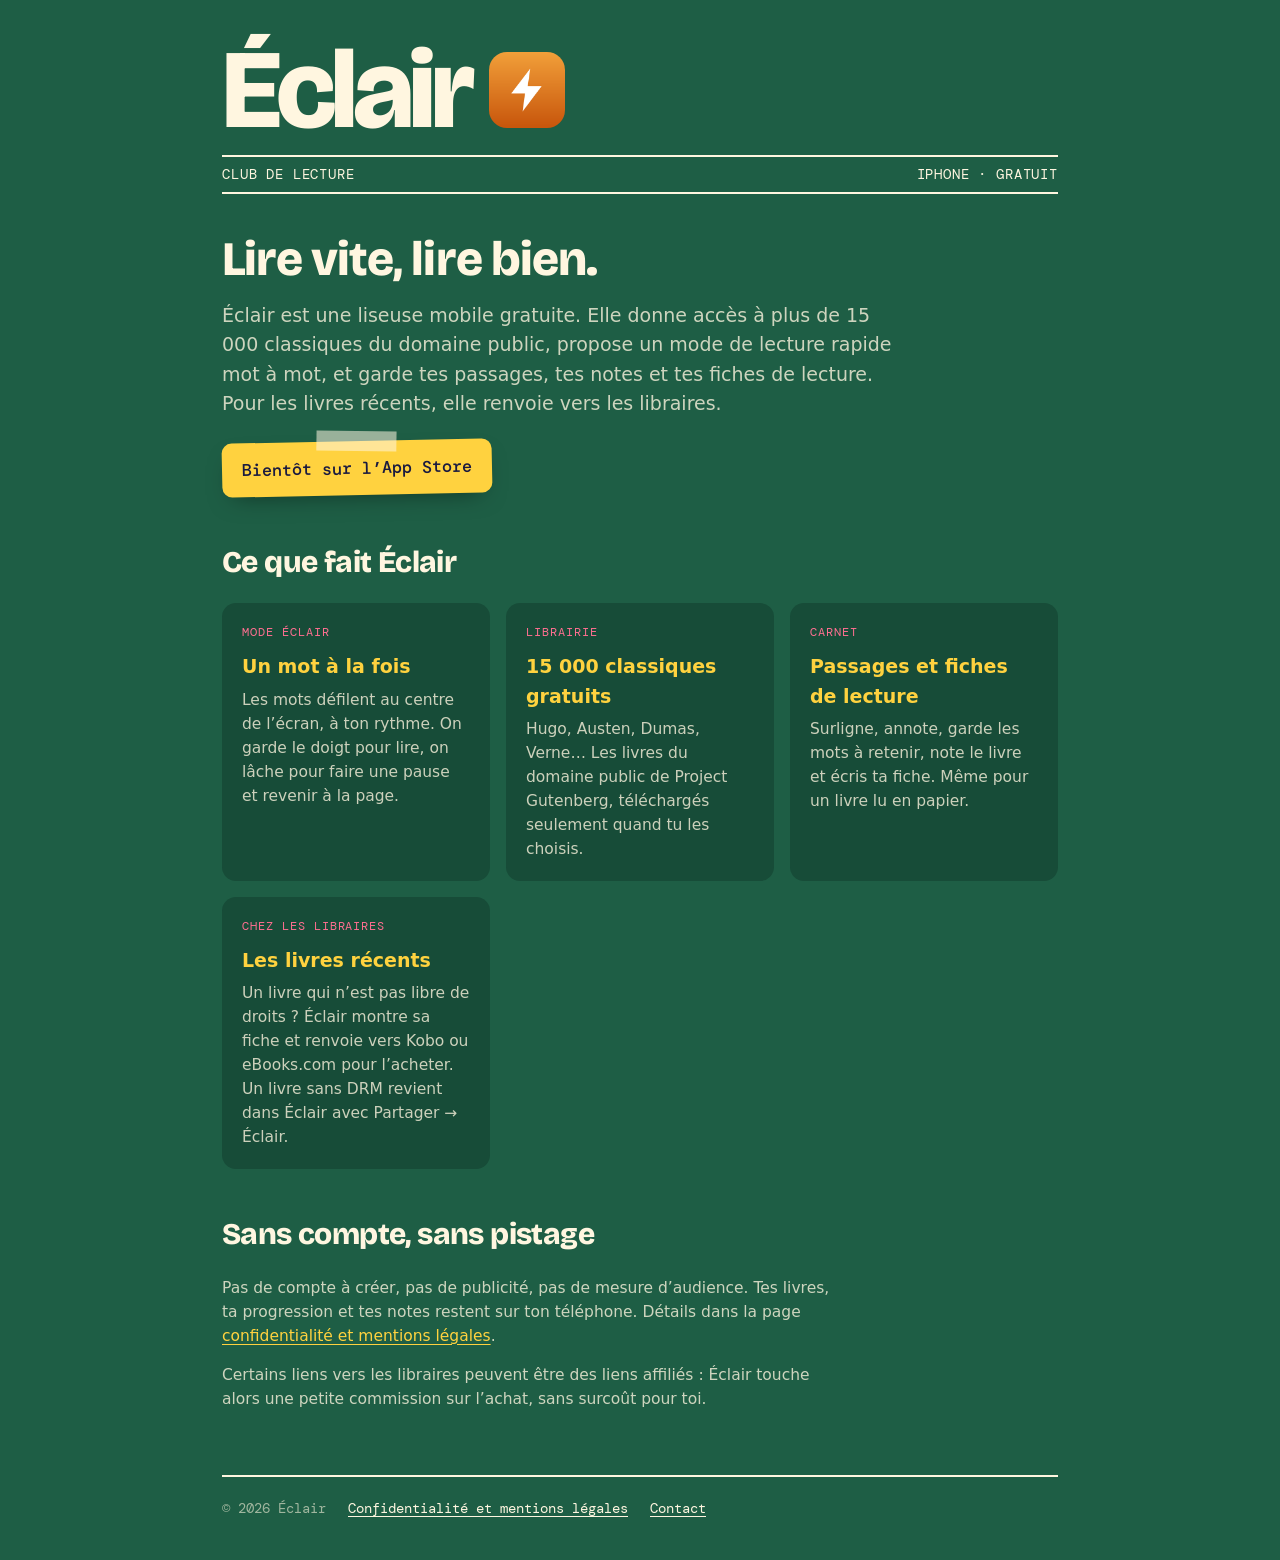
<file: index.html>
<!doctype html>
<html lang="fr">
<head>
  <meta charset="utf-8">
  <meta name="viewport" content="width=device-width, initial-scale=1">
  <title>Éclair — liseuse gratuite pour iPhone</title>
  <meta name="description" content="Éclair est une liseuse gratuite pour iPhone : 15 000 classiques du domaine public, lecture rapide mot à mot, fiches de lecture, et les livres récents chez les libraires.">
  <link rel="icon" href="icon.png">
  <link rel="apple-touch-icon" href="icon.png">
  <link rel="preconnect" href="https://fonts.googleapis.com">
  <link rel="preconnect" href="https://fonts.gstatic.com" crossorigin>
  <link href="https://fonts.googleapis.com/css2?family=Bricolage+Grotesque:opsz,wght@12..96,800&family=DM+Mono:wght@400;500&display=swap" rel="stylesheet">
  <link rel="stylesheet" href="style.css">
</head>
<body>
  <div class="wrap">
    <header class="mast">
      <div class="row">
        <h1>Éclair</h1>
        <img src="icon.png" alt="">
      </div>
      <div class="strip"><span>CLUB DE LECTURE</span><span>IPHONE · GRATUIT</span></div>
    </header>

    <div class="hero">
      <h2>Lire vite, lire bien.</h2>
      <p>Éclair est une liseuse mobile gratuite. Elle donne accès à plus de 15 000 classiques du domaine public, propose un mode de lecture rapide mot à mot, et garde tes passages, tes notes et tes fiches de lecture. Pour les livres récents, elle renvoie vers les libraires.</p>
      <span class="badge">Bientôt sur l’App Store</span>
    </div>

    <section>
      <h3>Ce que fait Éclair</h3>
      <div class="grid">
        <div class="card">
          <div class="k">MODE ÉCLAIR</div>
          <h4>Un mot à la fois</h4>
          <p>Les mots défilent au centre de l’écran, à ton rythme. On garde le doigt pour lire, on lâche pour faire une pause et revenir à la page.</p>
        </div>
        <div class="card">
          <div class="k">LIBRAIRIE</div>
          <h4>15 000 classiques gratuits</h4>
          <p>Hugo, Austen, Dumas, Verne… Les livres du domaine public de Project Gutenberg, téléchargés seulement quand tu les choisis.</p>
        </div>
        <div class="card">
          <div class="k">CARNET</div>
          <h4>Passages et fiches de lecture</h4>
          <p>Surligne, annote, garde les mots à retenir, note le livre et écris ta fiche. Même pour un livre lu en papier.</p>
        </div>
        <div class="card">
          <div class="k">CHEZ LES LIBRAIRES</div>
          <h4>Les livres récents</h4>
          <p>Un livre qui n’est pas libre de droits ? Éclair montre sa fiche et renvoie vers Kobo ou eBooks.com pour l’acheter. Un livre sans DRM revient dans Éclair avec Partager → Éclair.</p>
        </div>
      </div>
    </section>

    <section>
      <h3>Sans compte, sans pistage</h3>
      <p class="note">Pas de compte à créer, pas de publicité, pas de mesure d’audience. Tes livres, ta progression et tes notes restent sur ton téléphone. Détails dans la page <a href="confidentialite.html">confidentialité et mentions légales</a>.</p>
      <p class="note">Certains liens vers les libraires peuvent être des liens affiliés : Éclair touche alors une petite commission sur l’achat, sans surcoût pour toi.</p>
    </section>

    <footer>
      <span>© 2026 Éclair</span>
      <a href="confidentialite.html">Confidentialité et mentions légales</a>
      <a class="mail" href="https://github.com/Thibault-GILLARD">Contact</a>
    </footer>
  </div>
<script>document.querySelectorAll("a.mail").forEach(function(a){var m=["thibault.gillard.doerfler","gmail.com"].join("@");a.href="mailto:"+m;if(a.dataset.show)a.textContent=m;});</script>
</body>
</html>
</file>
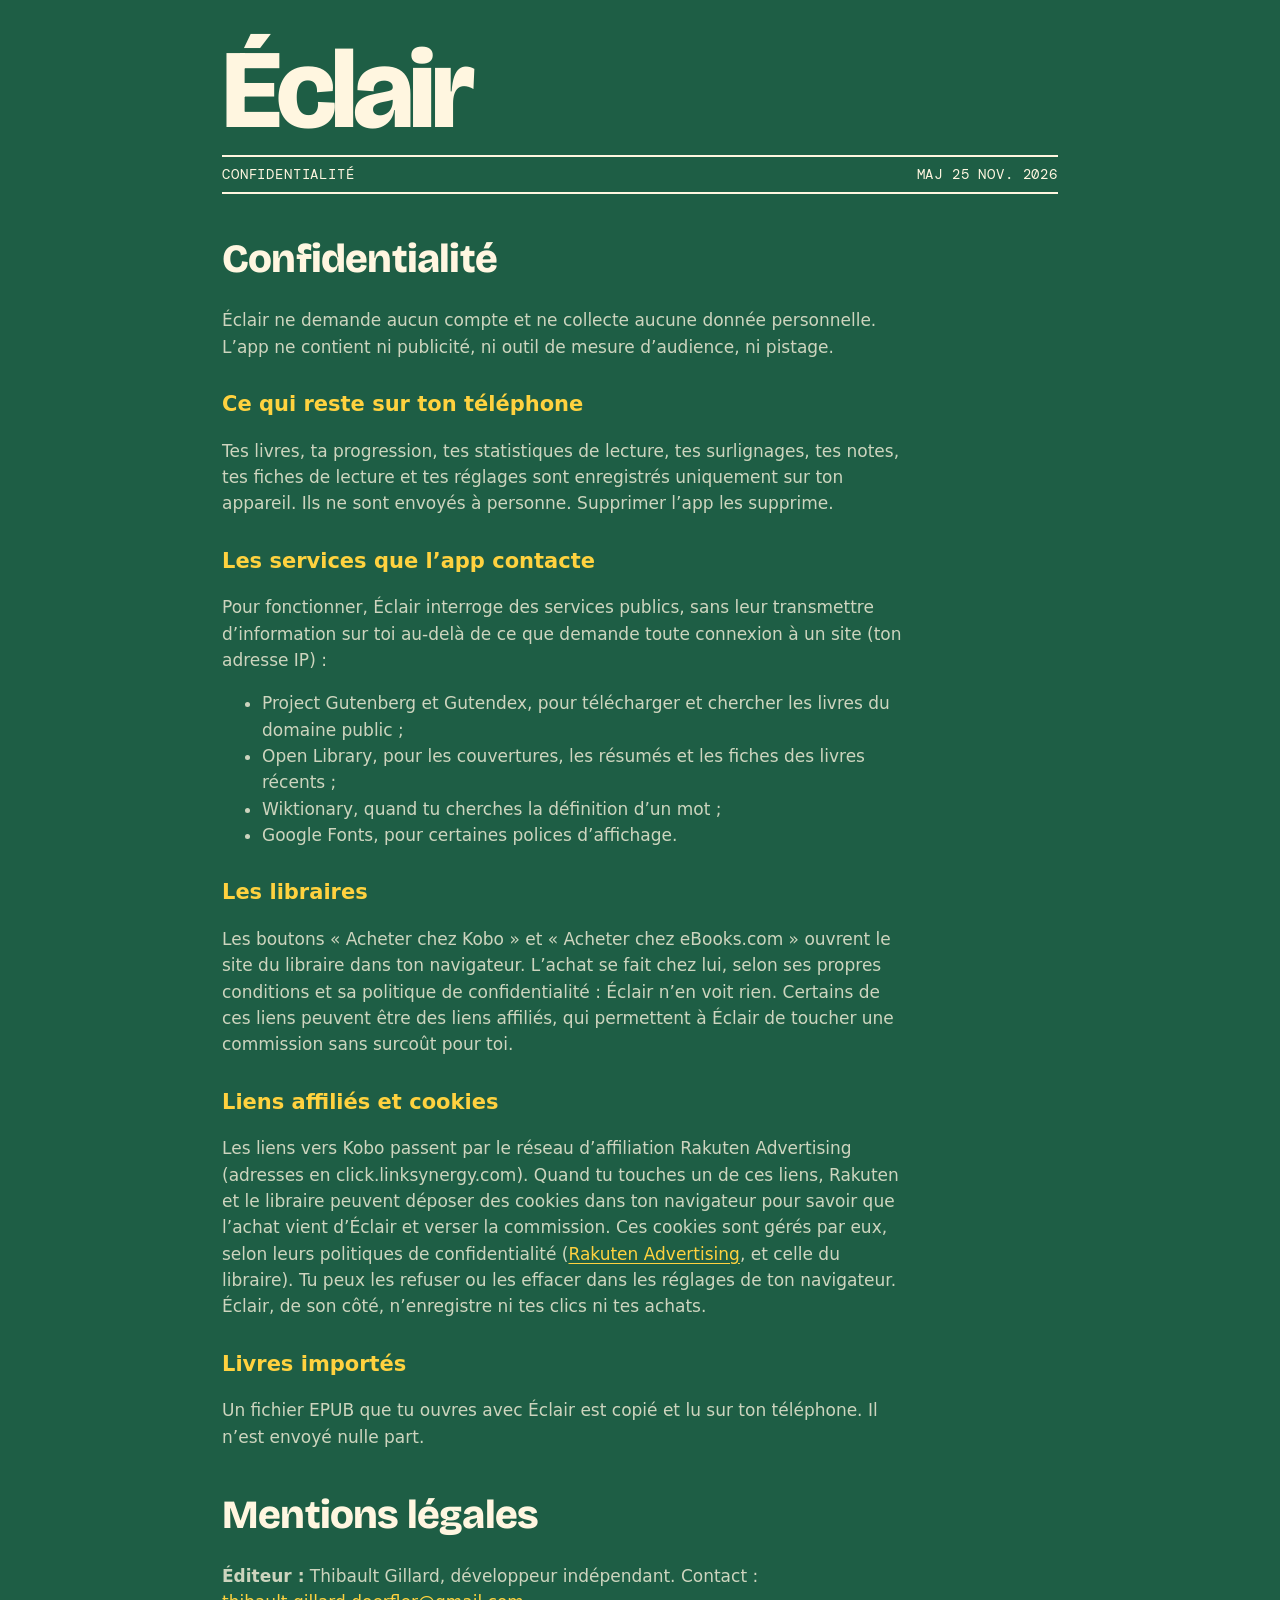
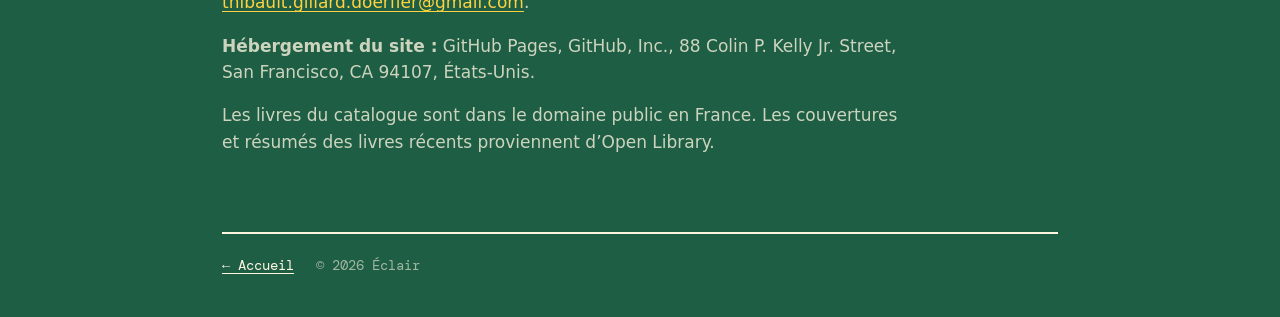
<file: confidentialite.html>
<!doctype html>
<html lang="fr">
<head>
  <meta charset="utf-8">
  <meta name="viewport" content="width=device-width, initial-scale=1">
  <title>Confidentialité et mentions légales — Éclair</title>
  <link rel="icon" href="icon.png">
  <link rel="preconnect" href="https://fonts.googleapis.com">
  <link rel="preconnect" href="https://fonts.gstatic.com" crossorigin>
  <link href="https://fonts.googleapis.com/css2?family=Bricolage+Grotesque:opsz,wght@12..96,800&family=DM+Mono:wght@400;500&display=swap" rel="stylesheet">
  <link rel="stylesheet" href="style.css">
</head>
<body>
  <div class="wrap">
    <header class="mast">
      <div class="row"><h1><a href="./" style="color:inherit;text-decoration:none">Éclair</a></h1></div>
      <div class="strip"><span>CONFIDENTIALITÉ</span><span>MAJ 25 NOV. 2026</span></div>
    </header>

    <div class="doc">
      <h2>Confidentialité</h2>
      <p>Éclair ne demande aucun compte et ne collecte aucune donnée personnelle. L’app ne contient ni publicité, ni outil de mesure d’audience, ni pistage.</p>

      <h3>Ce qui reste sur ton téléphone</h3>
      <p>Tes livres, ta progression, tes statistiques de lecture, tes surlignages, tes notes, tes fiches de lecture et tes réglages sont enregistrés uniquement sur ton appareil. Ils ne sont envoyés à personne. Supprimer l’app les supprime.</p>

      <h3>Les services que l’app contacte</h3>
      <p>Pour fonctionner, Éclair interroge des services publics, sans leur transmettre d’information sur toi au-delà de ce que demande toute connexion à un site (ton adresse IP) :</p>
      <ul>
        <li>Project Gutenberg et Gutendex, pour télécharger et chercher les livres du domaine public ;</li>
        <li>Open Library, pour les couvertures, les résumés et les fiches des livres récents ;</li>
        <li>Wiktionary, quand tu cherches la définition d’un mot ;</li>
        <li>Google Fonts, pour certaines polices d’affichage.</li>
      </ul>

      <h3>Les libraires</h3>
      <p>Les boutons « Acheter chez Kobo » et « Acheter chez eBooks.com » ouvrent le site du libraire dans ton navigateur. L’achat se fait chez lui, selon ses propres conditions et sa politique de confidentialité : Éclair n’en voit rien. Certains de ces liens peuvent être des liens affiliés, qui permettent à Éclair de toucher une commission sans surcoût pour toi.</p>
      <h3>Liens affiliés et cookies</h3>
      <p>Les liens vers Kobo passent par le réseau d’affiliation Rakuten Advertising (adresses en click.linksynergy.com). Quand tu touches un de ces liens, Rakuten et le libraire peuvent déposer des cookies dans ton navigateur pour savoir que l’achat vient d’Éclair et verser la commission. Ces cookies sont gérés par eux, selon leurs politiques de confidentialité (<a href="https://rakutenadvertising.com/legal-notices/">Rakuten Advertising</a>, et celle du libraire). Tu peux les refuser ou les effacer dans les réglages de ton navigateur. Éclair, de son côté, n’enregistre ni tes clics ni tes achats.</p>

      <h3>Livres importés</h3>
      <p>Un fichier EPUB que tu ouvres avec Éclair est copié et lu sur ton téléphone. Il n’est envoyé nulle part.</p>

      <h2>Mentions légales</h2>
      <p><strong>Éditeur :</strong> Thibault Gillard, développeur indépendant. Contact : <a class="mail" data-show="1" href="https://github.com/Thibault-GILLARD">thibault.gillard.doerfler [at] gmail.com</a>.</p>
      <p><strong>Hébergement du site :</strong> GitHub Pages, GitHub, Inc., 88 Colin P. Kelly Jr. Street, San Francisco, CA 94107, États-Unis.</p>
      <p>Les livres du catalogue sont dans le domaine public en France. Les couvertures et résumés des livres récents proviennent d’Open Library.</p>
    </div>

    <footer>
      <a href="./">← Accueil</a>
      <span>© 2026 Éclair</span>
    </footer>
  </div>
<script>document.querySelectorAll("a.mail").forEach(function(a){var m=["thibault.gillard.doerfler","gmail.com"].join("@");a.href="mailto:"+m;if(a.dataset.show)a.textContent=m;});</script>
</body>
</html>
</file>
<file: style.css>
:root {
  --bg: #1E5E45;
  --bg2: #174C38;
  --cream: #FFF6E0;
  --ink2: rgba(255, 246, 224, 0.78);
  --ink3: rgba(255, 246, 224, 0.58);
  --yellow: #FFD23F;
  --pink: #FF6F91;
  --navy: #1A1A40;
  --display: "Bricolage Grotesque", system-ui, sans-serif;
  --mono: "DM Mono", ui-monospace, monospace;
}
* { box-sizing: border-box; }
html { -webkit-text-size-adjust: 100%; }
body {
  margin: 0;
  background: var(--bg);
  color: var(--cream);
  font: 17px/1.55 system-ui, -apple-system, "Segoe UI", sans-serif;
}
a { color: var(--yellow); text-underline-offset: 3px; }
.wrap { max-width: 880px; margin: 0 auto; padding: 0 22px; }

/* masthead, like the app's library */
header.mast { padding-top: 40px; }
.mast .row { display: flex; align-items: center; gap: 18px; }
.mast img { width: 76px; height: 76px; border-radius: 18px; }
.mast h1 { margin: 0; font-family: var(--display); font-weight: 800; font-size: clamp(64px, 14vw, 112px); letter-spacing: -0.04em; line-height: 0.9; }
.strip { margin-top: 14px; display: flex; justify-content: space-between; font-family: var(--mono); font-size: 14px; letter-spacing: 0.06em; border-top: 2px solid var(--cream); border-bottom: 2px solid var(--cream); padding: 7px 0; }

.hero { padding: 40px 0 10px; }
.hero h2 { font-family: var(--display); font-weight: 800; font-size: clamp(32px, 6vw, 48px); line-height: 1.05; letter-spacing: -0.02em; margin: 0 0 16px; }
.hero p { font-size: 19px; color: var(--ink2); max-width: 36em; margin: 0 0 22px; }
.badge { display: inline-block; position: relative; background: var(--yellow); color: var(--navy); font-family: var(--mono); font-weight: 500; padding: 14px 20px; border-radius: 10px; transform: rotate(-1.2deg); box-shadow: 0 10px 24px -12px rgba(0,0,0,0.5); }
.badge::before { content: ""; position: absolute; top: -10px; left: 50%; width: 80px; height: 20px; margin-left: -40px; background: rgba(255, 246, 224, 0.55); transform: rotate(2deg); }

section { padding: 34px 0 8px; }
section h3 { font-family: var(--display); font-weight: 800; font-size: 30px; letter-spacing: -0.02em; margin: 0 0 18px; }
.grid { display: grid; grid-template-columns: repeat(auto-fit, minmax(240px, 1fr)); gap: 16px; }
.card { background: var(--bg2); border-radius: 14px; padding: 20px; }
.card h4 { margin: 0 0 6px; color: var(--yellow); font-size: 19px; }
.card p { margin: 0; color: var(--ink2); font-size: 15.5px; }
.card .k { font-family: var(--mono); font-size: 12px; letter-spacing: 0.08em; color: var(--pink); margin-bottom: 10px; }

.shots { display: flex; gap: 16px; overflow-x: auto; padding-bottom: 8px; }
.shots img { height: 520px; border-radius: 28px; box-shadow: 0 14px 30px -14px rgba(0,0,0,0.6); }

.note { color: var(--ink2); font-size: 15.5px; max-width: 40em; }
footer { margin-top: 40px; padding: 22px 0 40px; border-top: 2px solid var(--cream); font-family: var(--mono); font-size: 13.5px; color: var(--ink3); display: flex; flex-wrap: wrap; gap: 8px 22px; }
footer a { color: var(--cream); }

/* legal page */
.doc { max-width: 40em; padding-bottom: 20px; }
.doc h2 { font-family: var(--display); font-weight: 800; font-size: 40px; letter-spacing: -0.02em; margin: 34px 0 10px; }
.doc h3 { font-size: 21px; margin: 28px 0 6px; font-family: system-ui, sans-serif; letter-spacing: 0; color: var(--yellow); }
.doc p, .doc li { color: var(--ink2); }
</file>
